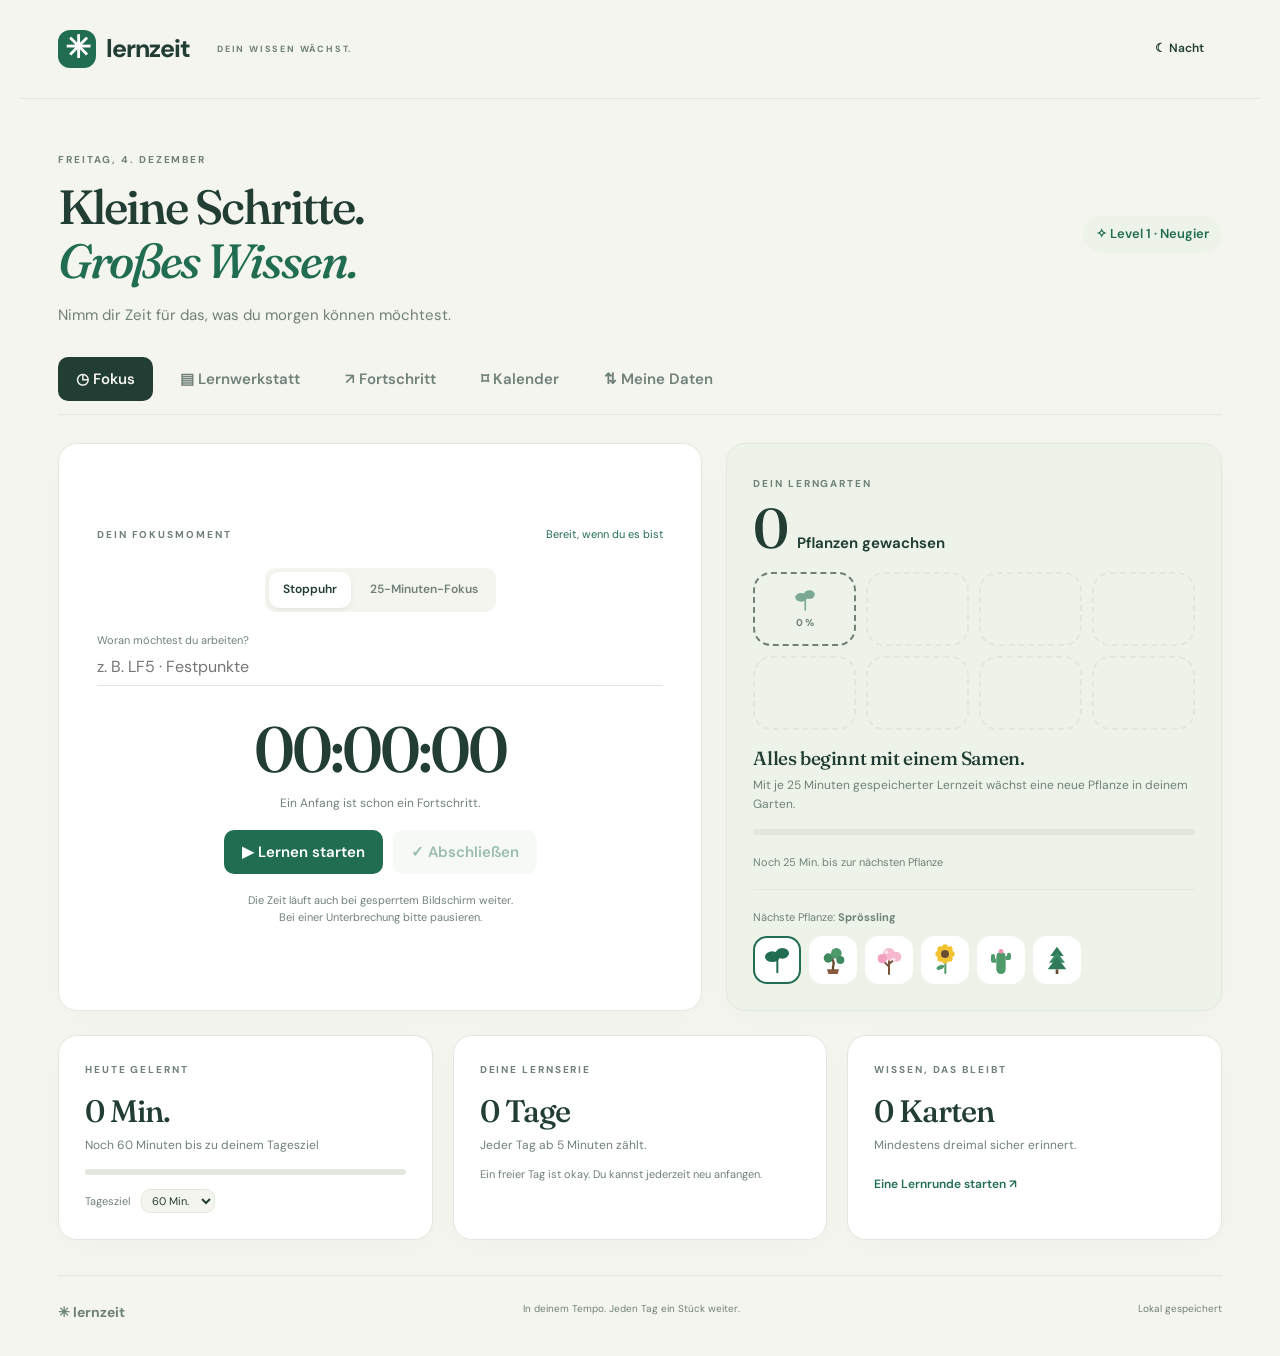
<file: index.html>
<!doctype html>
<html lang="de"><head><meta charset="utf-8"><meta name="viewport" content="width=device-width,initial-scale=1,viewport-fit=cover"><meta name="theme-color" content="#176b50"><meta name="apple-mobile-web-app-capable" content="yes"><meta name="description" content="Dein ruhiger Ort für Fokus, Lernkarten und sichtbaren Fortschritt."><title>Lernzeit · Jeden Tag ein Stück weiter</title><link rel="manifest" href="manifest.webmanifest"><link rel="icon" href="icon.svg"><link rel="apple-touch-icon" href="icon.png"><link rel="preconnect" href="https://fonts.googleapis.com"><link rel="preconnect" href="https://fonts.gstatic.com" crossorigin><link rel="stylesheet" href="https://fonts.googleapis.com/css2?family=DM+Sans:wght@400;500;600;700&family=Fraunces:ital,wght@0,500;1,500&display=swap"><link rel="stylesheet" href="style.css"><script defer src="srs.js"></script><script defer src="workshop-core.js"></script><script defer src="core.js"></script><script defer src="importer.js"></script><script defer src="app.js"></script><script defer src="holidays-ni.js"></script><script defer src="calendar.js"></script><script defer src="workshop.js"></script><script defer src="calendar-export-core.js"></script><script defer src="shortcut-core.js"></script><script defer src="calendar-export.js"></script></head>
<body><header><a class="brand" href="#fokus"><span class="logo">✳</span> lernzeit<span class="brand-note">DEIN WISSEN WÄCHST.</span></a><button id="theme" class="quiet" aria-label="Dunkelmodus aktivieren">☾ Nacht</button></header>
<main><div class="intro"><div><p class="eyebrow" id="date"></p><h1>Kleine Schritte.<br><em>Großes Wissen.</em></h1><p>Nimm dir Zeit für das, was du morgen können möchtest.</p></div><div class="level-pill">✧ <span id="level">Level 1 · Neugier</span></div></div>
<nav aria-label="Hauptnavigation"><button data-page="fokus" class="selected">◷ Fokus</button><button data-page="lernen">▤ Lernwerkstatt</button><button data-page="fortschritt">↗ Fortschritt</button><button data-page="kalender">⌑ Kalender</button><button data-page="daten">⇅ Meine Daten</button></nav>
<a id="next-exam" class="card next-exam" href="#kalender" hidden></a><section id="fokus" class="page"><div class="focus-grid"><article class="card timer-card"><div class="card-heading"><span class="eyebrow">DEIN FOKUSMOMENT</span><span id="timer-status" class="status">Bereit, wenn du es bist</span></div><div class="segmented"><button id="mode-stopwatch" class="selected">Stoppuhr</button><button id="mode-countdown">25-Minuten-Fokus</button></div><label class="subject-label" for="subject">Woran möchtest du arbeiten?</label><input id="subject" maxlength="100" placeholder="z. B. LF5 · Festpunkte" aria-label="Lernthema"><div class="clock-wrap"><div class="clock" id="clock">00:00:00</div><p id="clock-hint">Ein Anfang ist schon ein Fortschritt.</p></div><div class="timer-actions"><button id="start" class="primary">▶ Lernen starten</button><button id="finish" class="secondary" disabled>✓ Abschließen</button></div><p class="small">Die Zeit läuft auch bei gesperrtem Bildschirm weiter.<br>Bei einer Unterbrechung bitte pausieren.</p></article>
<article class="card garden-card"><span class="eyebrow">DEIN LERNGARTEN</span><div class="garden-big"><b id="garden-number">0</b><span id="garden-unit">Pflanzen gewachsen</span></div><div id="garden-grid" class="garden-grid"></div><h2 id="garden-title">Alles beginnt mit einem Samen.</h2><p id="garden-text">Mit je 25 Minuten gespeicherter Lernzeit wächst eine neue Pflanze in deinem Garten.</p><div class="progress-track"><div id="plant-progress"></div></div><span class="small" id="next-plant"></span><div class="plant-choice"><span class="small" id="plant-label">Nächste Pflanze: <b id="plant-name"></b></span><div id="plant-picker" class="plant-picker" role="group" aria-labelledby="plant-label"></div></div></article></div>
<div class="stats-row"><article class="card"><span class="eyebrow">HEUTE GELERNT</span><strong id="today-time">0 Min.</strong><span id="goal-caption">Dein Tagesziel: 60 Minuten</span><div class="progress-track"><div id="goal-progress"></div></div><label class="small">Tagesziel <select id="goal"><option value="15">15 Min.</option><option value="30">30 Min.</option><option value="60" selected>60 Min.</option><option value="90">90 Min.</option><option value="120">120 Min.</option></select></label></article><article class="card"><span class="eyebrow">DEINE LERNSERIE</span><strong id="streak">0 Tage</strong><span>Jeder Tag ab 5 Minuten zählt.</span><p class="small">Ein freier Tag ist okay. Du kannst jederzeit neu anfangen.</p></article><article class="card"><span class="eyebrow">WISSEN, DAS BLEIBT</span><strong id="mastered">0 Karten</strong><span>Mindestens dreimal sicher erinnert.</span><a href="#lernen" class="text-link">Eine Lernrunde starten ↗</a></article></div></section>
<section id="lernen" class="page" hidden><div class="section-heading"><div><p class="eyebrow">DEINE LERNWERKSTATT</p><h2>Verstehen. Erinnern. Weiterkommen.</h2></div><button class="primary" id="new-deck">+ Lernset erstellen</button></div><div class="card tip">Mit einem Beispiel loslegen oder eigene Lernzettel unter <a href="#daten">Meine Daten</a> importieren. Text wird als Lernzettel gespeichert; Fragen und Antworten kannst du selbst ergänzen.</div><div class="library-upload card"><div><h3>Deine Lernwerkstatt mitbringen</h3><p>LF5-ZIP, content.js, JSON oder Text auswählen. LF5-Werkstätten behalten Lernmodule, Karten, Rechentraining, Probetest und Lernplan.</p></div><label class="file-button primary">↑ Lernmaterial hochladen<input type="file" id="library-import" accept=".zip,.js,.json,.txt,.md"></label></div><div id="workshop-library"></div><section id="workshop-view" hidden></section><h3>Eigene Lernsets & frühere Importe</h3><div id="decks" class="deck-grid"></div><article id="study" class="card" hidden><div class="card-heading"><h2 id="study-title"></h2><button id="close-study" class="quiet">Schließen ✕</button></div><div class="segmented"><button id="cards-mode" class="selected">Karteikarten</button><button id="quiz-mode">Selbsttest</button><button id="notes-mode">Lernzettel</button></div><div id="study-content"></div></article><dialog id="editor"><form id="deck-form"><div class="card-heading"><h2>Lernset erstellen</h2><button type="button" id="cancel-editor" class="quiet">✕</button></div><label>Name<input id="deck-title" required maxlength="120" placeholder="z. B. Meine LF5-Wiederholung"></label><label>Lernzettel<textarea id="deck-notes" rows="5" placeholder="Hier kannst du deinen Lernzettel einfügen."></textarea></label><label>Karteikarten <span class="small">Je Zeile: Frage | Antwort</span><textarea id="deck-cards" rows="6" placeholder="Wie lerne ich aktiv? | Aus dem Gedächtnis antworten, dann prüfen."></textarea></label><p id="editor-error" role="alert"></p><button class="primary" type="submit">Lernset speichern</button></form></dialog></section>
<section id="fortschritt" class="page" hidden><div class="section-heading"><div><p class="eyebrow">JEDER SCHRITT ZÄHLT</p><h2>Das hast du schon geschafft.</h2></div><span class="badge" id="total-time"></span></div><div class="card"><h3>Deine letzten sieben Tage</h3><div id="week" class="week"></div></div><div class="stats-row" id="achievements"></div><article class="card history"><h3>Deine Lernmomente</h3><div id="history"></div></article></section>
<section id="kalender" class="page" hidden><div class="section-heading"><div><p class="eyebrow">GUT VORBEREITET</p><h2>Deine Termine im Blick.</h2></div><button id="new-exam" class="primary">+ Termin eintragen</button></div><article class="card calendar-export-settings"><h3>Termine auf dein Handy übernehmen</h3><p>Zwei Exporte: ICS für Apple Kalender und Text für Apple Erinnerungen über deinen angepassten Kurzbefehl.</p><p id="cal-export-count"></p><label class="calendar-export-toggle"><input id="cal-export-auto" type="checkbox" checked> Neue oder geänderte Termine beim Öffnen mit Internet anbieten</label><label>Erinnerung<select id="cal-export-before"><option value="-1">Keine Erinnerung</option><option value="0">Zum Beginn</option><option value="60">1 Stunde vorher</option><option value="1440" selected>1 Tag vorher</option><option value="10080">1 Woche vorher</option></select></label><p class="small">Ganztägige Termine: Erinnerung bezogen auf 09:00 Uhr. Ohne Endzeit wird ein einstündiger Termin angelegt. Gesetzliche Feiertage und Schulferien werden nicht mitexportiert.</p><div class="timer-actions"><button id="cal-export-open" class="primary" type="button">Neue / geänderte Termine übernehmen</button><button id="cal-export-all" class="secondary" type="button">Alle eigenen Termine exportieren</button></div></article><div class="card"><div class="calendar-toolbar"><button id="month-prev" class="quiet" aria-label="Vorheriger Monat">←</button><h3 id="calendar-month"></h3><button id="month-next" class="quiet" aria-label="Nächster Monat">→</button><button id="month-today" class="secondary">Heute</button></div><div class="calendar-options"><div class="segmented"><button id="view-month" type="button" class="selected" aria-pressed="true">Monat</button><button id="view-week" type="button" aria-pressed="false">Woche</button></div><label>Gehe zu <input id="calendar-jump" type="date" min="2000-01-01" max="2100-12-31"></label></div><details class="calendar-appearance"><summary>Darstellung anpassen</summary><div class="appearance-controls"><label for="calendar-event-style">Stil für eigene Termine<select id="calendar-event-style"><option value="filled">Kräftig – bisheriger Termin-Stil</option><option value="subtle">Dezent – wie Feiertage und Ferien</option></select></label><label class="appearance-toggle"><input id="calendar-event-background" type="checkbox" checked>Farbige Hinterlegung der Terminbeschriftungen</label><label class="appearance-toggle"><input id="calendar-day-background" type="checkbox" checked>Ferientage im Kalender hinterlegen</label></div><p class="small">Gilt für Monats- und Wochenansicht. Farben und Termine bleiben erhalten.</p></details><div class="ni-legend"><strong>Niedersachsen</strong><span class="ni-marker ni-holiday">Feiertag</span><span class="ni-marker ni-vacation">Schulferien / schulfrei</span></div><p id="ni-coverage" class="small" role="status" hidden></p><div class="calendar-scroll"><div id="calendar-grid" class="calendar-grid"></div></div><p class="small">Tag anklicken: neuer Termin. Termin anklicken: bearbeiten. Mehrtägige Termine erscheinen an jedem Tag ihres Zeitraums. Erinnerungen werden innerhalb der App angezeigt, nicht als Push-Mitteilung.</p></div><details class="ni-sources"><summary>Feiertage &amp; Ferien: Quellen und Zeitraum</summary><p>Gesetzliche Feiertage ab 2025 nach aktuell geltender Regelung. Schulferien von Januar 2025 bis einschließlich Sommerferien 2030. Die Markierungen erscheinen automatisch, auch offline.</p><p>Es gilt die allgemeine Ferienordnung für Niedersachsen. Einzelne Schulen, insbesondere auf den Ostfriesischen Inseln, haben abweichende Termine. Eigene Termine bleiben unverändert.</p><p><a href="https://www.mk.niedersachsen.de/download/190058/Ferienuebersicht_2024_bis_2030.pdf" target="_blank" rel="noopener">Ferienübersicht des Kultusministeriums</a> · <a href="https://www.mi.niedersachsen.de/themen/allgemeine_angelegenheiten_inneren/feiertagsrecht/feiertagsrecht-60368.html" target="_blank" rel="noopener">Gesetzliche Feiertage</a> · Stand: 15.10.2026</p></details><div class="section-heading"><h3>Alle Termine</h3><button id="undo-exam" class="secondary" hidden>Löschen rückgängig</button></div><div id="exam-list" class="card"></div><dialog id="exam-dialog"><form id="exam-form"><h2 id="exam-dialog-title">Termin planen</h2><label>Titel<input id="exam-title" required maxlength="120" placeholder="z. B. Ferien, Montage oder Klausur"></label><div class="exam-fields"><label>Von<input id="exam-date" type="date" required min="2000-01-01" max="2100-12-31"></label><label>Bis einschließlich<input id="exam-end-date" type="date" required min="2000-01-01" max="2100-12-31"></label></div><div class="range-shortcuts"><button type="button" class="secondary" id="exam-one-day">Ein Tag</button><button type="button" class="secondary" id="exam-one-week">Eine Woche (7 Tage)</button></div><div class="exam-fields"><label>Startzeit (leer = ganztägig)<input id="exam-time" type="time"></label><label>Endzeit (optional)<input id="exam-end-time" type="time"></label></div><label>Terminfarbe<input id="exam-color" type="color" value="#95d1ad"></label><div id="exam-colors" class="color-presets" aria-label="Farbvorschläge"></div><p class="small color-help">Eigene Farbe oben auswählen und mit + als Vorlage speichern.</p><p id="exam-color-status" class="small" role="status" aria-live="polite"></p><label>Raum / Ort (optional)<input id="exam-place" maxlength="150"></label><label>Notizen<textarea id="exam-notes" rows="4" maxlength="5000"></textarea></label><p id="exam-error" role="alert"></p><div class="timer-actions"><button type="button" id="exam-cancel" class="secondary">Abbrechen</button><button type="submit" class="primary">Speichern</button><button type="button" id="exam-delete" class="quiet" hidden>Termin löschen</button></div></form></dialog></section><section id="daten" class="page" hidden><div class="section-heading"><div><p class="eyebrow">DEIN WISSEN GEHÖRT DIR</p><h2>Mitnehmen. Sichern. Weiterlernen.</h2></div></div><div class="deck-grid"><article class="card"><span class="feature-icon">↓</span><h3>Fortschritt sichern</h3><p>Speichere Lernzeiten, Karten, Lernzettel und Einstellungen in einer JSON-Datei. Damit kannst du auch auf ein anderes Gerät wechseln.</p><button id="export" class="primary">JSON-Sicherung herunterladen</button><p class="small">Keine automatische Synchronisierung. Sichere regelmäßig deine Daten.</p></article><article class="card"><span class="feature-icon">↑</span><h3>Lernmaterial importieren</h3><p>Lade eine LF5-Lernwerkstatt als ZIP oder content.js, Lernsets als JSON oder Lernzettel als TXT/Markdown hoch. Eine vollständige Sicherung kann hier ebenfalls wiederhergestellt werden.</p><label class="file-button secondary">Datei auswählen<input type="file" id="import" accept=".zip,.js,.json,.txt,.md,application/zip,application/json,text/plain,text/markdown"></label><button id="example" class="quiet">JSON-Vorlage herunterladen</button><p class="small">ZIP bis 10 MB, Lerndateien bis 5 MB. PDF/Foto: Text vorher kopieren oder in TXT umwandeln. Keine automatische KI-Auswertung.</p></article></div><article class="card info-card"><h3>Auf dem iPhone zu Hause</h3><p>Öffne deine GitHub-Pages-Adresse in Safari und wähle „Teilen“ → „Zum Home-Bildschirm“. Nach dem ersten Online-Aufruf ist die App auch offline verfügbar.</p><p>Die Daten werden nur in diesem Browser gespeichert. Wenn du Website-Daten löschst, gehen sie ohne JSON-Sicherung verloren.</p><a href="https://lf5-lernwerkstatt.cuddlycod4.chatgpt.site" target="_blank" rel="noopener" class="text-link">Zur bisherigen LF5-Lernwerkstatt ↗</a></article></section>
<footer><span>✳ lernzeit</span><span>In deinem Tempo. Jeden Tag ein Stück weiter.</span><span id="offline-state">Lokal gespeichert</span></footer></main><div id="toast" role="status" aria-live="polite"></div><dialog id="restore-dialog"><h2>Sicherung wiederherstellen?</h2><p>Die vorhandenen Daten in diesem Browser werden ersetzt. Lade vorher eine Sicherung herunter, wenn du sie behalten möchtest.</p><div class="timer-actions"><button id="cancel-restore" class="secondary">Abbrechen</button><button id="confirm-restore" class="primary">Daten ersetzen</button></div></dialog><dialog id="cal-export-dialog" aria-labelledby="cal-export-title" aria-describedby="cal-export-summary"><h2 id="cal-export-title">Es gibt neue Einträge</h2><label>Übernehmen in<select id="cal-export-target"><option value="calendar">Apple Kalender</option><option value="reminders">Apple Erinnerungen</option><option value="both">Beide</option></select></label><p id="cal-export-summary"></p><details><summary>Einträge ansehen</summary><ul id="cal-export-list"></ul></details><p id="cal-export-warning"></p><p id="cal-export-status" role="status"></p><div class="timer-actions"><button id="cal-export-share" class="primary" type="button">Übernehmen</button><button id="cal-export-later" class="secondary" type="button">Später</button></div><section id="cal-export-followup" hidden><p>Für Erinnerungen deinen Galerie-Kurzbefehl einmal anpassen. Der Kalenderexport benötigt keinen Kurzbefehl. <a href="KURZBEFEHLE.html" target="_blank" rel="noopener">Einrichtungsanleitung öffnen ↗</a></p><label class="calendar-export-toggle"><input id="shortcut-ready" type="checkbox"> Mein Erinnerungen-Kurzbefehl ist nach Anleitung angepasst.</label><div id="handoff-calendar"><h3>Apple Kalender</h3><button id="cal-export-download" class="primary" type="button">Kalender exportieren (.ics)</button><p class="small">Die Datei in Apple Kalender importieren. Falls das iPhone keine Importoption anbietet: als Anhang in Apple Mail öffnen oder am Mac importieren.</p><button id="confirm-calendar" class="secondary" type="button" disabled>Im Kalender hinzugefügt</button></div><div id="handoff-reminders"><h3>Apple Erinnerungen</h3><button id="shortcut-reminders" class="primary" type="button" disabled>An Erinnerungen übergeben</button><button id="reminders-download" class="secondary" type="button">Erinnerungen exportieren (.txt)</button><button id="confirm-reminders" class="secondary" type="button" disabled>In Erinnerungen hinzugefügt</button></div><section id="shortcut-clipboard" hidden><p>Große Auswahl: Übergabe über die Zwischenablage.</p><textarea id="shortcut-text" readonly rows="4" aria-label="Übergabedaten"></textarea><button id="shortcut-copy" type="button" class="secondary">1. Daten kopieren</button><button id="shortcut-manual-copy" type="button" class="quiet" hidden>Ich habe den Text manuell kopiert</button><button id="shortcut-clipboard-run" type="button" class="primary" disabled>2. Kurzbefehl starten</button></section><p class="small">Die App kann nicht prüfen, ob ein Kurzbefehl existiert oder erfolgreich war. Bestätige jedes Ziel erst nach tatsächlicher Übernahme. Keine automatische Synchronisierung von Änderungen oder Löschungen.</p></section></dialog></body></html>
</file>
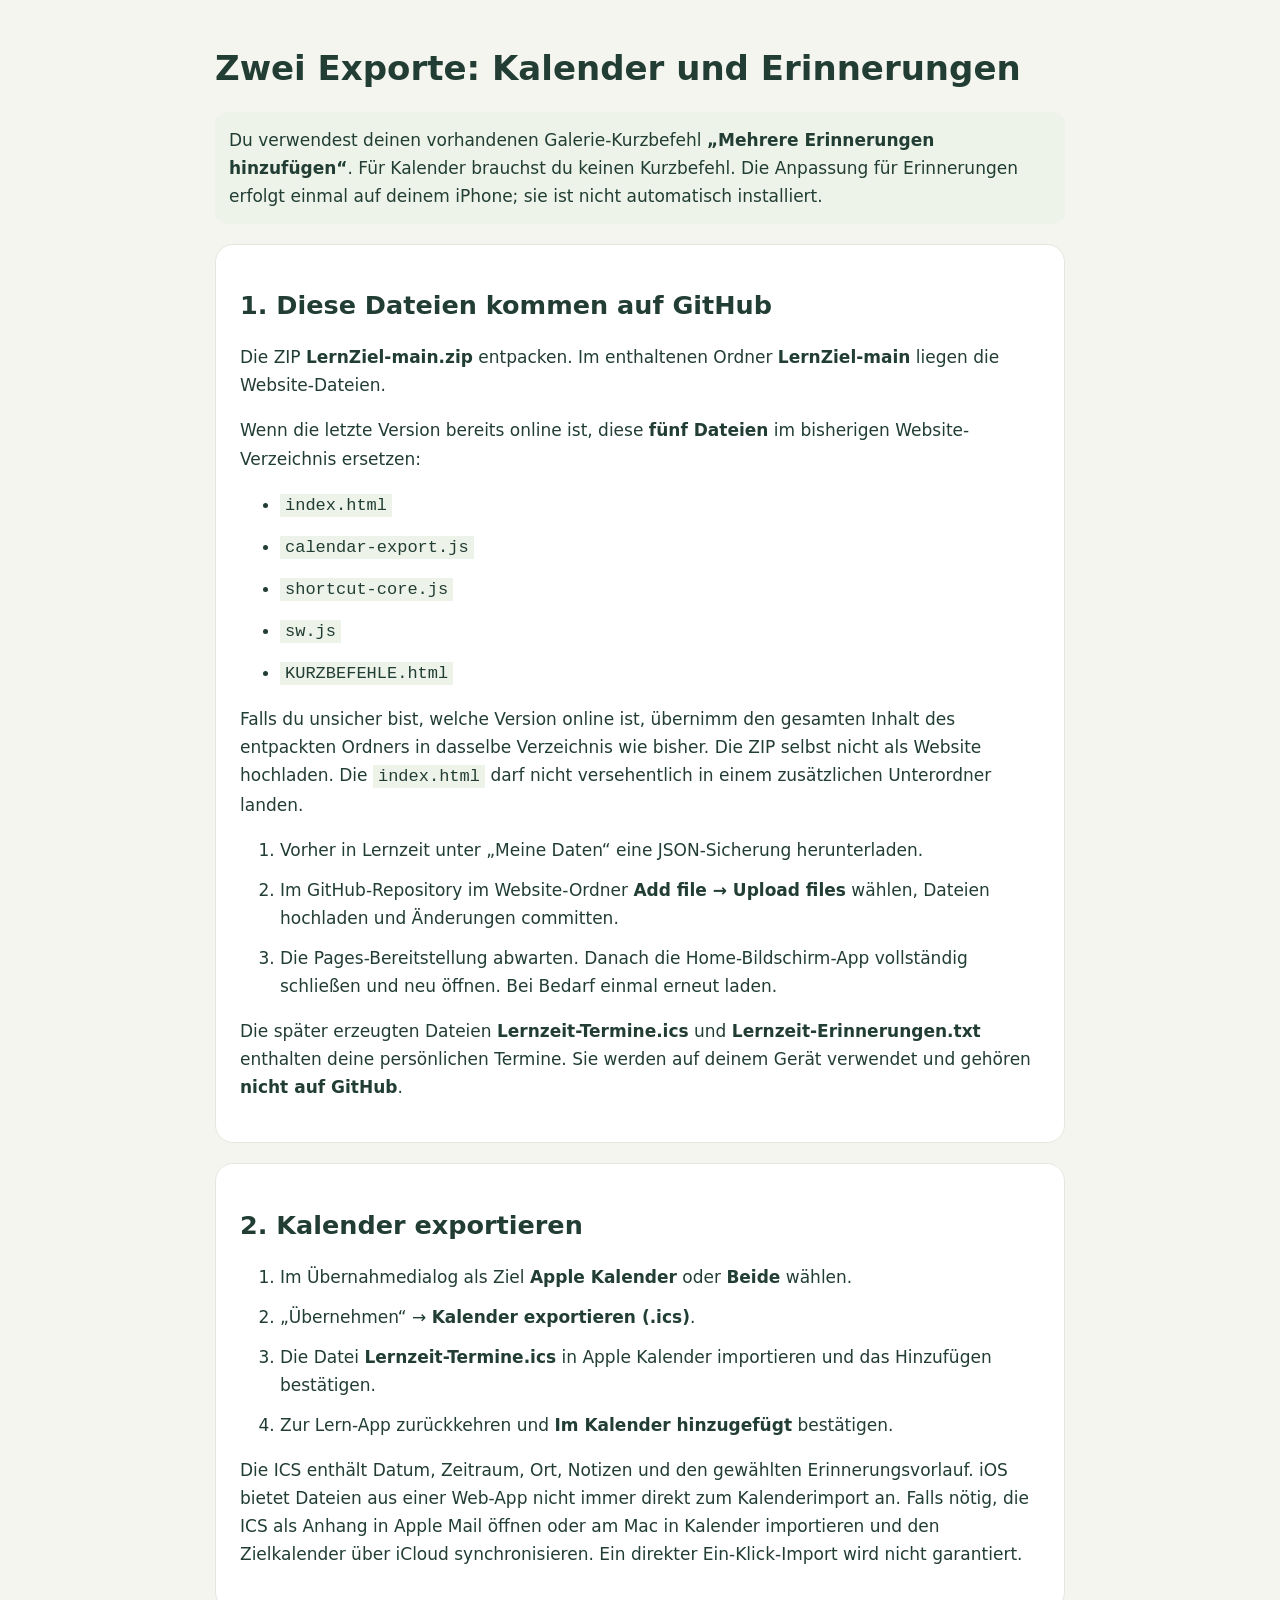
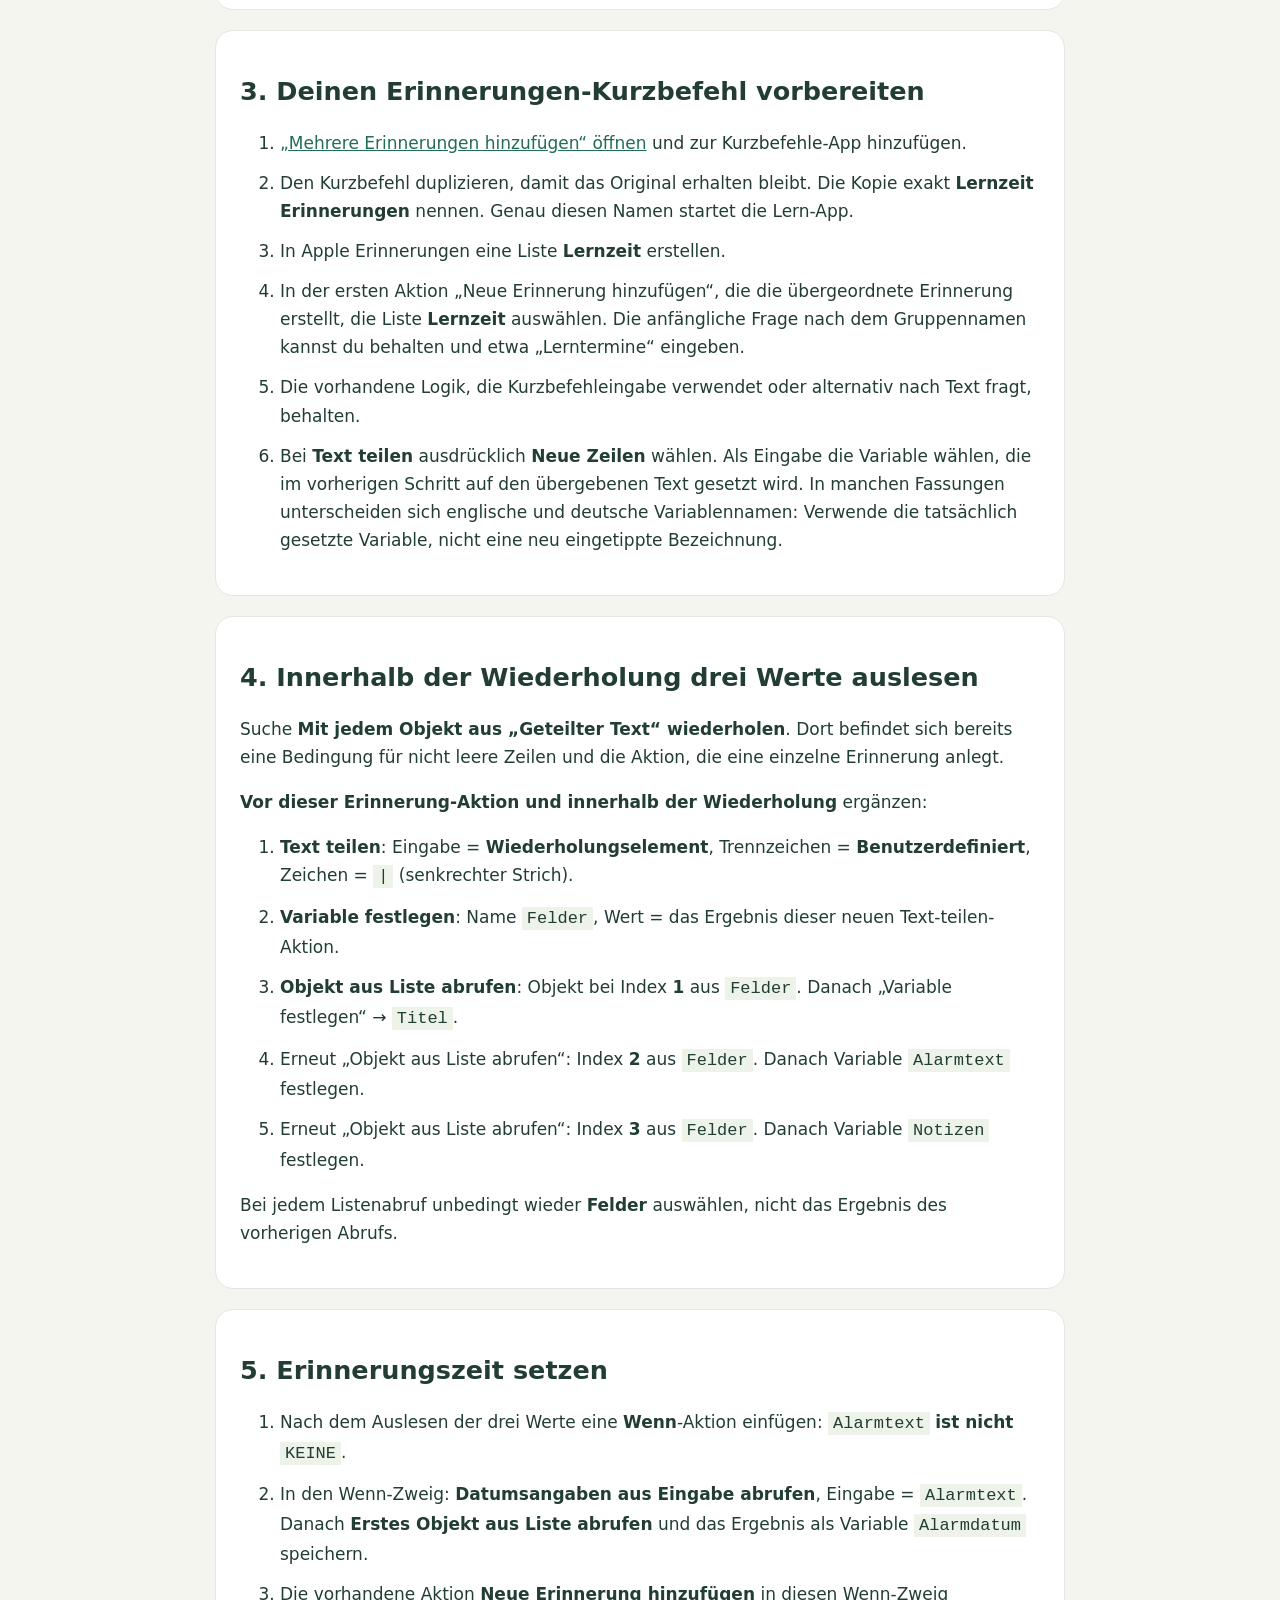
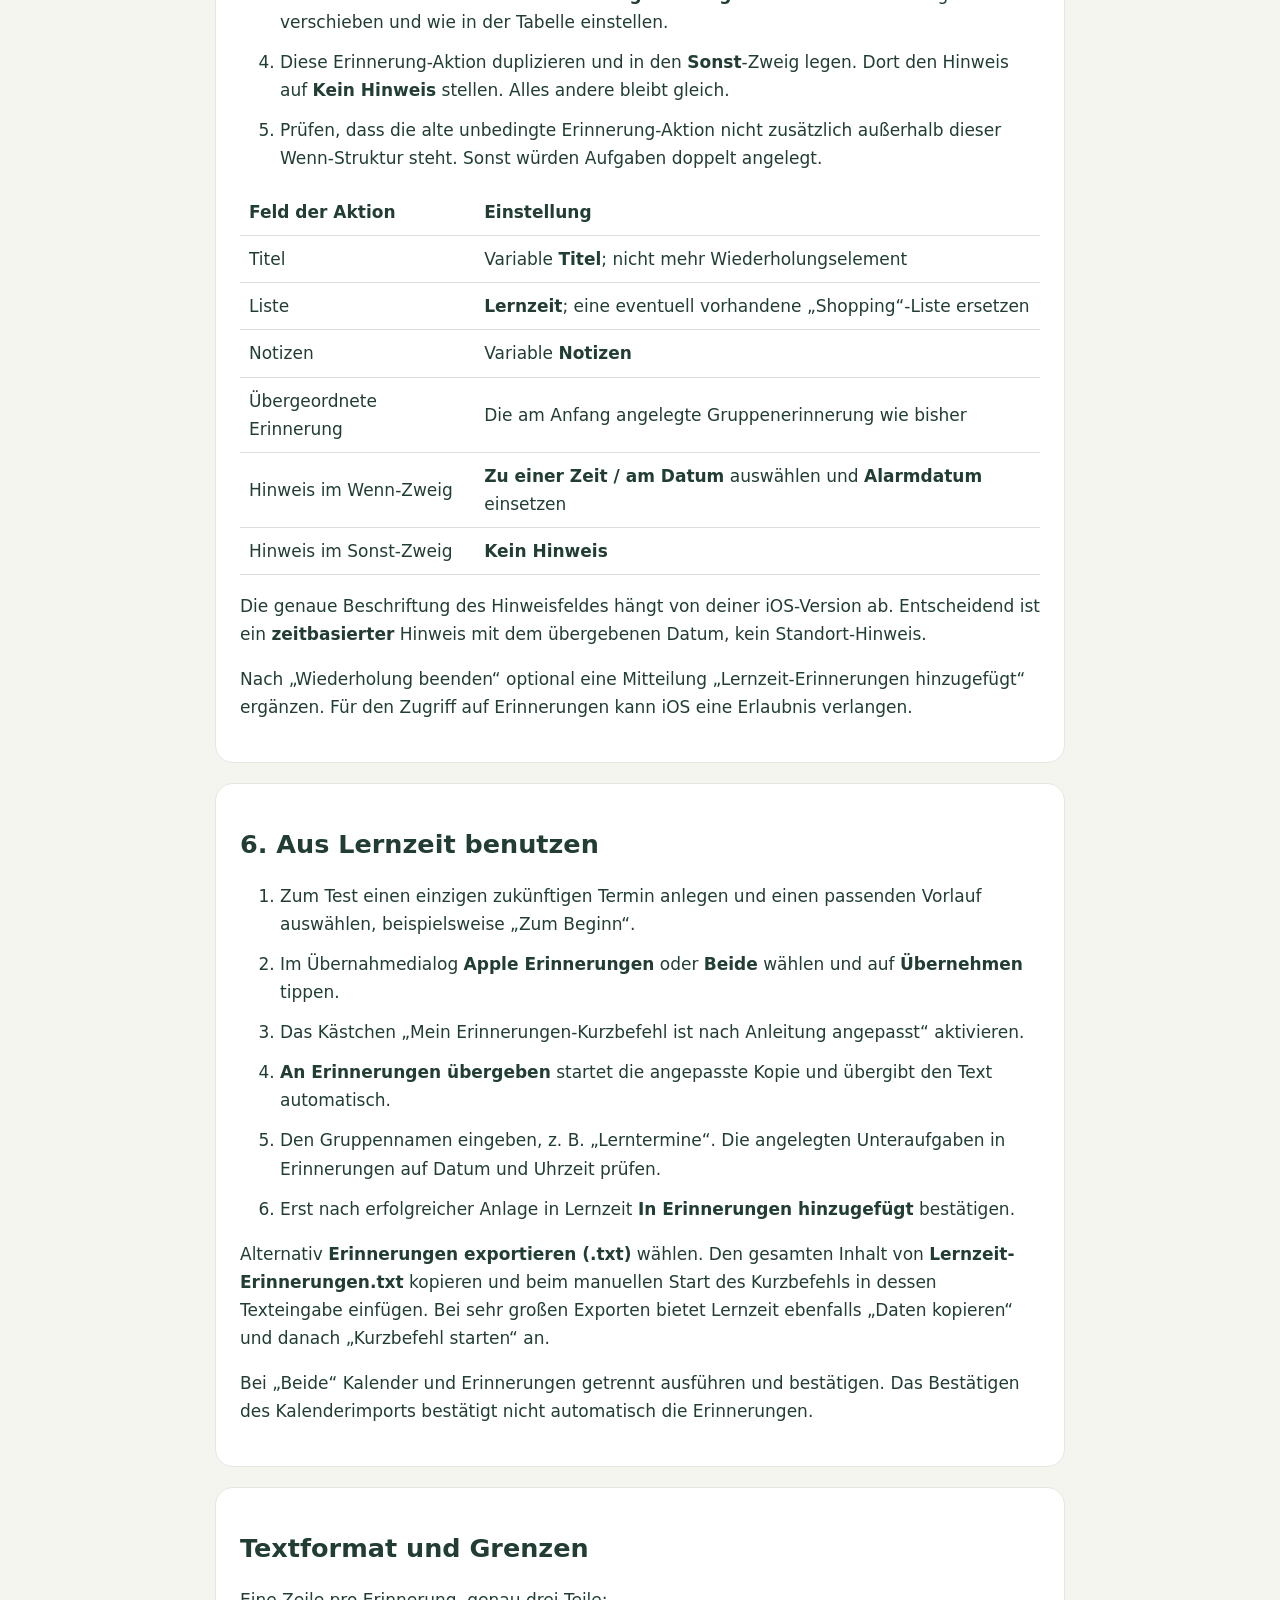
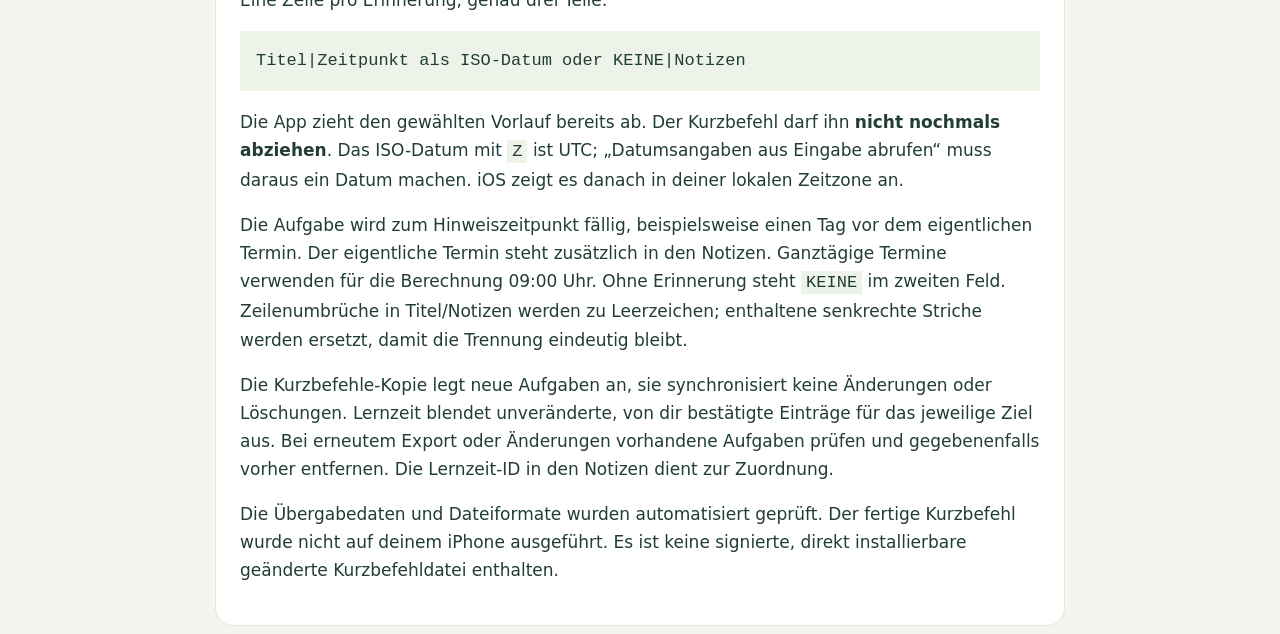
<file: KURZBEFEHLE.html>
<!doctype html><html lang="de"><meta charset="utf-8"><meta name="viewport" content="width=device-width,initial-scale=1"><title>Lernzeit · Zwei Exporte einrichten</title><style>body{font:17px/1.65 system-ui;background:#f5f5ef;color:#213d34;max-width:850px;margin:auto;padding:24px}article{background:white;border:1px solid #e3e8df;padding:24px;border-radius:18px;margin:20px 0}h1,h2{line-height:1.25}li{margin:12px 0}code{background:#edf3e9;padding:2px 5px;overflow-wrap:anywhere}pre{white-space:pre-wrap;overflow-wrap:anywhere;background:#edf3e9;padding:16px}table{border-collapse:collapse;width:100%}td,th{padding:9px;border-bottom:1px solid #ddd;text-align:left}a{color:#216d51}.notice{padding:14px;background:#edf3e9;border-radius:12px}</style>
<h1>Zwei Exporte: Kalender und Erinnerungen</h1><p class="notice">Du verwendest deinen vorhandenen Galerie-Kurzbefehl <strong>„Mehrere Erinnerungen hinzufügen“</strong>. Für Kalender brauchst du keinen Kurzbefehl. Die Anpassung für Erinnerungen erfolgt einmal auf deinem iPhone; sie ist nicht automatisch installiert.</p>
<article><h2>1. Diese Dateien kommen auf GitHub</h2><p>Die ZIP <strong>LernZiel-main.zip</strong> entpacken. Im enthaltenen Ordner <strong>LernZiel-main</strong> liegen die Website-Dateien.</p><p>Wenn die letzte Version bereits online ist, diese <strong>fünf Dateien</strong> im bisherigen Website-Verzeichnis ersetzen:</p><ul><li><code>index.html</code></li><li><code>calendar-export.js</code></li><li><code>shortcut-core.js</code></li><li><code>sw.js</code></li><li><code>KURZBEFEHLE.html</code></li></ul><p>Falls du unsicher bist, welche Version online ist, übernimm den gesamten Inhalt des entpackten Ordners in dasselbe Verzeichnis wie bisher. Die ZIP selbst nicht als Website hochladen. Die <code>index.html</code> darf nicht versehentlich in einem zusätzlichen Unterordner landen.</p><ol><li>Vorher in Lernzeit unter „Meine Daten“ eine JSON-Sicherung herunterladen.</li><li>Im GitHub-Repository im Website-Ordner <strong>Add file → Upload files</strong> wählen, Dateien hochladen und Änderungen committen.</li><li>Die Pages-Bereitstellung abwarten. Danach die Home-Bildschirm-App vollständig schließen und neu öffnen. Bei Bedarf einmal erneut laden.</li></ol><p>Die später erzeugten Dateien <strong>Lernzeit-Termine.ics</strong> und <strong>Lernzeit-Erinnerungen.txt</strong> enthalten deine persönlichen Termine. Sie werden auf deinem Gerät verwendet und gehören <strong>nicht auf GitHub</strong>.</p></article>
<article><h2>2. Kalender exportieren</h2><ol><li>Im Übernahmedialog als Ziel <strong>Apple Kalender</strong> oder <strong>Beide</strong> wählen.</li><li>„Übernehmen“ → <strong>Kalender exportieren (.ics)</strong>.</li><li>Die Datei <strong>Lernzeit-Termine.ics</strong> in Apple Kalender importieren und das Hinzufügen bestätigen.</li><li>Zur Lern-App zurückkehren und <strong>Im Kalender hinzugefügt</strong> bestätigen.</li></ol><p>Die ICS enthält Datum, Zeitraum, Ort, Notizen und den gewählten Erinnerungsvorlauf. iOS bietet Dateien aus einer Web-App nicht immer direkt zum Kalenderimport an. Falls nötig, die ICS als Anhang in Apple Mail öffnen oder am Mac in Kalender importieren und den Zielkalender über iCloud synchronisieren. Ein direkter Ein-Klick-Import wird nicht garantiert.</p></article>
<article><h2>3. Deinen Erinnerungen-Kurzbefehl vorbereiten</h2><ol><li><a href="https://www.icloud.com/shortcuts/dbd0e2238fb04445b69f54f00ab2b59f">„Mehrere Erinnerungen hinzufügen“ öffnen</a> und zur Kurzbefehle-App hinzufügen.</li><li>Den Kurzbefehl duplizieren, damit das Original erhalten bleibt. Die Kopie exakt <strong>Lernzeit Erinnerungen</strong> nennen. Genau diesen Namen startet die Lern-App.</li><li>In Apple Erinnerungen eine Liste <strong>Lernzeit</strong> erstellen.</li><li>In der ersten Aktion „Neue Erinnerung hinzufügen“, die die übergeordnete Erinnerung erstellt, die Liste <strong>Lernzeit</strong> auswählen. Die anfängliche Frage nach dem Gruppennamen kannst du behalten und etwa „Lerntermine“ eingeben.</li><li>Die vorhandene Logik, die Kurzbefehleingabe verwendet oder alternativ nach Text fragt, behalten.</li><li>Bei <strong>Text teilen</strong> ausdrücklich <strong>Neue Zeilen</strong> wählen. Als Eingabe die Variable wählen, die im vorherigen Schritt auf den übergebenen Text gesetzt wird. In manchen Fassungen unterscheiden sich englische und deutsche Variablennamen: Verwende die tatsächlich gesetzte Variable, nicht eine neu eingetippte Bezeichnung.</li></ol></article>
<article><h2>4. Innerhalb der Wiederholung drei Werte auslesen</h2><p>Suche <strong>Mit jedem Objekt aus „Geteilter Text“ wiederholen</strong>. Dort befindet sich bereits eine Bedingung für nicht leere Zeilen und die Aktion, die eine einzelne Erinnerung anlegt.</p><p><strong>Vor dieser Erinnerung-Aktion und innerhalb der Wiederholung</strong> ergänzen:</p><ol><li><strong>Text teilen</strong>: Eingabe = <strong>Wiederholungselement</strong>, Trennzeichen = <strong>Benutzerdefiniert</strong>, Zeichen = <code>|</code> (senkrechter Strich).</li><li><strong>Variable festlegen</strong>: Name <code>Felder</code>, Wert = das Ergebnis dieser neuen Text-teilen-Aktion.</li><li><strong>Objekt aus Liste abrufen</strong>: Objekt bei Index <strong>1</strong> aus <code>Felder</code>. Danach „Variable festlegen“ → <code>Titel</code>.</li><li>Erneut „Objekt aus Liste abrufen“: Index <strong>2</strong> aus <code>Felder</code>. Danach Variable <code>Alarmtext</code> festlegen.</li><li>Erneut „Objekt aus Liste abrufen“: Index <strong>3</strong> aus <code>Felder</code>. Danach Variable <code>Notizen</code> festlegen.</li></ol><p>Bei jedem Listenabruf unbedingt wieder <strong>Felder</strong> auswählen, nicht das Ergebnis des vorherigen Abrufs.</p></article>
<article><h2>5. Erinnerungszeit setzen</h2><ol><li>Nach dem Auslesen der drei Werte eine <strong>Wenn</strong>-Aktion einfügen: <code>Alarmtext</code> <strong>ist nicht</strong> <code>KEINE</code>.</li><li>In den Wenn-Zweig: <strong>Datumsangaben aus Eingabe abrufen</strong>, Eingabe = <code>Alarmtext</code>. Danach <strong>Erstes Objekt aus Liste abrufen</strong> und das Ergebnis als Variable <code>Alarmdatum</code> speichern.</li><li>Die vorhandene Aktion <strong>Neue Erinnerung hinzufügen</strong> in diesen Wenn-Zweig verschieben und wie in der Tabelle einstellen.</li><li>Diese Erinnerung-Aktion duplizieren und in den <strong>Sonst</strong>-Zweig legen. Dort den Hinweis auf <strong>Kein Hinweis</strong> stellen. Alles andere bleibt gleich.</li><li>Prüfen, dass die alte unbedingte Erinnerung-Aktion nicht zusätzlich außerhalb dieser Wenn-Struktur steht. Sonst würden Aufgaben doppelt angelegt.</li></ol><table><tr><th>Feld der Aktion</th><th>Einstellung</th></tr><tr><td>Titel</td><td>Variable <strong>Titel</strong>; nicht mehr Wiederholungselement</td></tr><tr><td>Liste</td><td><strong>Lernzeit</strong>; eine eventuell vorhandene „Shopping“-Liste ersetzen</td></tr><tr><td>Notizen</td><td>Variable <strong>Notizen</strong></td></tr><tr><td>Übergeordnete Erinnerung</td><td>Die am Anfang angelegte Gruppenerinnerung wie bisher</td></tr><tr><td>Hinweis im Wenn-Zweig</td><td><strong>Zu einer Zeit / am Datum</strong> auswählen und <strong>Alarmdatum</strong> einsetzen</td></tr><tr><td>Hinweis im Sonst-Zweig</td><td><strong>Kein Hinweis</strong></td></tr></table><p>Die genaue Beschriftung des Hinweisfeldes hängt von deiner iOS-Version ab. Entscheidend ist ein <strong>zeitbasierter</strong> Hinweis mit dem übergebenen Datum, kein Standort-Hinweis.</p><p>Nach „Wiederholung beenden“ optional eine Mitteilung „Lernzeit-Erinnerungen hinzugefügt“ ergänzen. Für den Zugriff auf Erinnerungen kann iOS eine Erlaubnis verlangen.</p></article>
<article><h2>6. Aus Lernzeit benutzen</h2><ol><li>Zum Test einen einzigen zukünftigen Termin anlegen und einen passenden Vorlauf auswählen, beispielsweise „Zum Beginn“.</li><li>Im Übernahmedialog <strong>Apple Erinnerungen</strong> oder <strong>Beide</strong> wählen und auf <strong>Übernehmen</strong> tippen.</li><li>Das Kästchen „Mein Erinnerungen-Kurzbefehl ist nach Anleitung angepasst“ aktivieren.</li><li><strong>An Erinnerungen übergeben</strong> startet die angepasste Kopie und übergibt den Text automatisch.</li><li>Den Gruppennamen eingeben, z. B. „Lerntermine“. Die angelegten Unteraufgaben in Erinnerungen auf Datum und Uhrzeit prüfen.</li><li>Erst nach erfolgreicher Anlage in Lernzeit <strong>In Erinnerungen hinzugefügt</strong> bestätigen.</li></ol><p>Alternativ <strong>Erinnerungen exportieren (.txt)</strong> wählen. Den gesamten Inhalt von <strong>Lernzeit-Erinnerungen.txt</strong> kopieren und beim manuellen Start des Kurzbefehls in dessen Texteingabe einfügen. Bei sehr großen Exporten bietet Lernzeit ebenfalls „Daten kopieren“ und danach „Kurzbefehl starten“ an.</p><p>Bei „Beide“ Kalender und Erinnerungen getrennt ausführen und bestätigen. Das Bestätigen des Kalenderimports bestätigt nicht automatisch die Erinnerungen.</p></article>
<article><h2>Textformat und Grenzen</h2><p>Eine Zeile pro Erinnerung, genau drei Teile:</p><pre>Titel|Zeitpunkt als ISO-Datum oder KEINE|Notizen</pre><p>Die App zieht den gewählten Vorlauf bereits ab. Der Kurzbefehl darf ihn <strong>nicht nochmals abziehen</strong>. Das ISO-Datum mit <code>Z</code> ist UTC; „Datumsangaben aus Eingabe abrufen“ muss daraus ein Datum machen. iOS zeigt es danach in deiner lokalen Zeitzone an.</p><p>Die Aufgabe wird zum Hinweiszeitpunkt fällig, beispielsweise einen Tag vor dem eigentlichen Termin. Der eigentliche Termin steht zusätzlich in den Notizen. Ganztägige Termine verwenden für die Berechnung 09:00 Uhr. Ohne Erinnerung steht <code>KEINE</code> im zweiten Feld. Zeilenumbrüche in Titel/Notizen werden zu Leerzeichen; enthaltene senkrechte Striche werden ersetzt, damit die Trennung eindeutig bleibt.</p><p>Die Kurzbefehle-Kopie legt neue Aufgaben an, sie synchronisiert keine Änderungen oder Löschungen. Lernzeit blendet unveränderte, von dir bestätigte Einträge für das jeweilige Ziel aus. Bei erneutem Export oder Änderungen vorhandene Aufgaben prüfen und gegebenenfalls vorher entfernen. Die Lernzeit-ID in den Notizen dient zur Zuordnung.</p><p>Die Übergabedaten und Dateiformate wurden automatisiert geprüft. Der fertige Kurzbefehl wurde nicht auf deinem iPhone ausgeführt. Es ist keine signierte, direkt installierbare geänderte Kurzbefehldatei enthalten.</p></article></html>
</file>
<file: style.css>
:root{color-scheme:light;--bg:#f5f5ef;--card:#fff;--ink:#213d34;--muted:#708179;--line:#e3e8df;--green:#216d51;--soft:#edf3e9;--shadow:0 8px 32px #243e3305}*{box-sizing:border-box}body{margin:0;background:var(--bg);color:var(--ink);font:15px/1.6 -apple-system,BlinkMacSystemFont,"Segoe UI",sans-serif}body.dark{color-scheme:dark;--bg:#14221e;--card:#1d3029;--ink:#e8eee4;--muted:#adbbb0;--line:#34483e;--green:#95d1ad;--soft:#293e31;--shadow:none}button,input,textarea,select{font:inherit}button,a,label.file-button{-webkit-tap-highlight-color:transparent}button{cursor:pointer;border:0}button:disabled{opacity:.45;cursor:default}button:focus-visible,a:focus-visible,input:focus-visible,textarea:focus-visible,select:focus-visible{outline:3px solid #d9983f;outline-offset:4px}button,.file-button{min-height:44px;border-radius:10px;padding:10px 18px;font-weight:600;transition:background .2s,transform .2s}button:active:not(:disabled){transform:translateY(1px)}a{color:var(--green)}header{max-width:1240px;margin:auto;padding:27px 38px;display:flex;align-items:center;justify-content:space-between;border-bottom:1px solid var(--line)}.brand{text-decoration:none;font-size:25px;font-weight:750;letter-spacing:-1px;display:flex;align-items:center;gap:10px;color:var(--ink)}.logo{background:var(--green);color:var(--card);width:38px;height:38px;border-radius:12px;text-align:center;font-size:31px;line-height:36px}.brand-note{font-size:9px;letter-spacing:1.8px;margin-left:17px;color:var(--muted)}main{max-width:1240px;padding:0 38px;margin:auto}.intro{padding:43px 0 30px;display:flex;justify-content:space-between;align-items:center}.eyebrow{font-size:10px;letter-spacing:1.9px;font-weight:750;color:var(--muted)}h1{font-size:48px;line-height:1.12;letter-spacing:-2px;margin:12px 0 15px;font-weight:650}h1 em{font-family:Georgia,serif;font-weight:400;color:var(--green)}p{color:var(--muted)}.intro p{margin-bottom:0}.level-pill,.badge{padding:8px 13px;background:var(--soft);border-radius:30px;color:var(--green);font-size:12px;font-weight:600}.level-pill{font-size:13px}nav{display:flex;gap:9px;border-bottom:1px solid var(--line);margin-bottom:28px;padding-bottom:13px}nav button{color:var(--muted);background:transparent}nav .selected{background:var(--ink);color:var(--bg)}.focus-grid{display:grid;grid-template-columns:1.3fr 1fr;gap:24px}.card{background:var(--card);border:1px solid var(--line);border-radius:19px;padding:26px;box-shadow:var(--shadow)}.card-heading{display:flex;align-items:center;justify-content:space-between;gap:10px}.status{font-size:11px;color:var(--green)}.status.running:before{content:'● ';color:#57a479}.segmented{display:flex;gap:5px;padding:4px;background:var(--bg);border-radius:10px;width:fit-content;margin:24px auto 20px}.segmented button{font-size:12px;min-height:36px;padding:7px 14px;background:transparent;color:var(--muted)}.segmented .selected{background:var(--card);box-shadow:0 2px 5px #0001;color:var(--ink)}.subject-label{font-size:11px;color:var(--muted);display:block}input,textarea,select{border:1px solid var(--line);background:var(--bg);color:var(--ink);border-radius:9px;padding:10px;max-width:100%}input,textarea{width:100%;font-size:16px}#subject{background:transparent;border:0;border-bottom:1px solid var(--line);border-radius:0;padding:5px 0}.clock-wrap{text-align:center;padding:18px 0 17px}.clock{font-size:64px;letter-spacing:-3px;line-height:1.4;font-weight:550;font-variant-numeric:tabular-nums}.clock-wrap p{font-size:12px;margin:0}.timer-actions{display:flex;gap:10px;justify-content:center}.primary{background:var(--green);color:var(--card)}.secondary{background:var(--soft);color:var(--green)}.quiet{background:transparent;color:var(--ink);font-size:12px}.small{font-size:11px;color:var(--muted)}.timer-card>p{text-align:center;margin:18px 0 0}.garden-card{background:var(--soft);text-align:center;overflow:hidden}.garden-card h2{font-size:21px;letter-spacing:-.5px;margin:3px 0 8px}.garden-card p{font-size:12px;max-width:290px;margin:0 auto 20px}.garden{position:relative;height:218px;overflow:hidden;margin:0 -26px 7px}.sun{position:absolute;width:62px;height:62px;border-radius:50%;background:#e9cc73;top:27px;left:65%;box-shadow:0 0 0 12px #e9cc7310}.hill{position:absolute;width:115%;height:140px;border-radius:50% 50% 0 0;bottom:-65px;background:#cad9b9;left:-35px;transform:rotate(9deg)}.hill.front{background:#adc69b;bottom:-100px;left:25px;transform:rotate(-12deg)}.plant{position:absolute;bottom:24px;left:38%;font-size:105px;line-height:1.3;filter:drop-shadow(2px 6px 0 #60774410)}.little-plant{position:absolute;bottom:20px;left:19%;font-size:29px}.cloud{position:absolute;background:#ffffff90;border-radius:50%;width:63px;height:13px;left:15%;top:50px}.cloud-two{left:72%;top:112px;width:43px}.progress-track{height:6px;border-radius:10px;background:var(--line);overflow:hidden;margin:14px 0}.progress-track>div{height:100%;background:var(--green);border-radius:10px;transition:width .4s}.stats-row{display:grid;grid-template-columns:repeat(3,1fr);gap:20px;margin:24px 0}.stats-row .card{display:flex;flex-direction:column;align-items:flex-start}.stats-row strong{font-size:31px;margin:9px 0 0;letter-spacing:-1px}.stats-row span:not(.eyebrow){font-size:12px;color:var(--muted)}.stats-row .progress-track{width:100%}.stats-row select{padding:3px 6px;font-size:11px;margin-left:8px}.text-link{font-size:12px;text-decoration:none;font-weight:600;margin-top:20px;display:inline-block}footer{display:flex;justify-content:space-between;font-size:10px;color:var(--muted);padding:25px 0 32px;border-top:1px solid var(--line);margin-top:35px}footer>span:first-child{font-weight:700;font-size:14px}.section-heading{display:flex;justify-content:space-between;align-items:center;gap:20px;margin:25px 0}h2{font-size:25px;line-height:1.3;letter-spacing:-.7px}h3{font-size:18px;margin:7px 0 12px}.section-heading h2{margin:8px 0}.tip{font-size:13px;margin-bottom:20px;background:var(--soft)}.deck-grid{display:grid;grid-template-columns:repeat(2,1fr);gap:20px}.deck-card p{font-size:13px}.deck-card .timer-actions{justify-content:flex-start}.feature-icon{font-size:26px;color:var(--green)}.file-button{display:inline-block;cursor:pointer}.file-button input{position:absolute;width:1px;height:1px;opacity:0}.file-button:focus-within{outline:3px solid #d9983f}.info-card{margin-top:24px}.week{display:grid;grid-template-columns:repeat(7,1fr);gap:12px;height:200px;align-items:end}.day{text-align:center;font-size:11px;display:flex;flex-direction:column;align-items:center;justify-content:flex-end;height:100%;color:var(--muted)}.bar{width:75%;max-width:70px;background:#acc7ad;border-radius:7px 7px 0 0;margin:8px 0;min-height:4px}.day:last-child .bar{background:var(--green)}.history-row{display:flex;justify-content:space-between;border-top:1px solid var(--line);padding:14px 0;gap:15px;font-size:13px}.history-row small{display:block;color:var(--muted)}dialog{background:var(--card);color:var(--ink);border:1px solid var(--line);border-radius:20px;padding:28px;width:min(600px,92vw);max-height:85dvh}dialog::backdrop{background:#10271da8;backdrop-filter:blur(4px)}dialog label{display:block;margin:16px 0}dialog textarea{display:block;margin-top:6px}#editor-error{color:#bb533e}#study{margin-top:24px;scroll-margin-top:20px}.flashcard{text-align:center;max-width:650px;margin:25px auto}.question{font-size:24px;color:var(--ink);min-height:80px}.answer{white-space:pre-wrap;background:var(--soft);border-radius:12px;padding:24px;font-size:18px;color:var(--ink);margin:20px 0}.notes{white-space:pre-wrap;line-height:1.9;overflow-wrap:anywhere}.quiz-input{margin:15px 0}.study-meta{font-size:12px;color:var(--muted)}#toast{position:fixed;bottom:max(24px,env(safe-area-inset-bottom));left:50%;transform:translateX(-50%);background:var(--ink);color:var(--bg);padding:13px 24px;border-radius:12px;box-shadow:0 8px 40px #0002;z-index:10;max-width:90vw;width:max-content;display:none}#toast.show{display:block}[hidden]{display:none!important}.dark .garden{filter:brightness(.8)}.deck-title{overflow-wrap:anywhere}.empty{padding:18px 0;color:var(--muted);font-size:13px}@media(min-width:1200px){.timer-card{padding:28px 38px}}@media(max-width:750px){header{padding:18px 20px}.brand-note{display:none}main{padding:0 20px}.intro{padding:28px 0 22px;align-items:flex-start}h1{font-size:38px}.intro>div>p:last-child{font-size:12px;max-width:250px}.level-pill{font-size:10px;padding:7px 9px;max-width:110px;margin-top:10px}nav{gap:2px;justify-content:space-between}nav button{padding:8px 9px;font-size:11px}.focus-grid,.deck-grid{grid-template-columns:1fr}.card{padding:22px}.clock{font-size:57px}.garden{height:180px}.stats-row{grid-template-columns:1fr;gap:13px}.stats-row .card{position:relative}.stats-row strong{font-size:30px}.section-heading{align-items:flex-start;flex-direction:column}.section-heading h2{font-size:25px}footer{gap:12px;flex-wrap:wrap}footer span:nth-child(2){display:none}.week{gap:5px}.question{font-size:21px}.timer-actions{flex-wrap:wrap}.status{font-size:10px}}@media(prefers-reduced-motion:reduce){*{transition:none!important}}
[data-page="kalender"]{white-space:nowrap}.next-exam{display:block;text-decoration:none;margin-bottom:22px;padding:15px 22px;background:var(--soft);font-weight:600}.library-upload{display:flex;align-items:center;justify-content:space-between;gap:20px;margin:20px 0}.library-upload p{margin:0;font-size:12px}.calendar-toolbar{display:flex;align-items:center;gap:10px;margin-bottom:20px}.calendar-toolbar h3{flex:1;text-align:center;margin:0}.calendar-grid{display:grid;grid-template-columns:repeat(7,minmax(0,1fr));gap:7px}.weekday{text-align:center;font-size:12px;color:var(--muted);padding-bottom:10px}.calendar-day{background:var(--bg);color:var(--ink);padding:9px;min-height:95px;text-align:left;display:flex;flex-direction:column;gap:5px;border:1px solid transparent;font-size:13px}.calendar-day.today{border-color:var(--green)}.calendar-day.has-exam{background:var(--soft)}.calendar-event{font-size:10px;line-height:1.35;color:var(--green);overflow-wrap:anywhere}.calendar-event.done{opacity:.6;text-decoration:line-through}.exam-item{display:flex;gap:15px;justify-content:space-between;border-bottom:1px solid var(--line);padding:20px 0}.exam-item:first-child{padding-top:0}.exam-item:last-child{border:0}.exam-item p{margin:5px 0;font-size:13px}.exam-item h3{margin:12px 0 5px}.exam-actions{display:flex;flex-direction:column;gap:5px;justify-content:center;flex-shrink:0}.exam-fields{display:grid;grid-template-columns:1fr 1fr;gap:15px}#exam-error{color:#bb533e}@media(max-width:750px){nav{flex-wrap:wrap;justify-content:flex-start}nav button{flex:1;padding:8px 6px}.library-upload{align-items:stretch;flex-direction:column}.calendar-grid{gap:3px}.calendar-day{padding:5px;min-height:65px;font-size:12px}.calendar-event{font-size:9px}.calendar-toolbar{gap:2px}.calendar-toolbar button{padding:7px 10px}.calendar-toolbar h3{font-size:17px}.exam-item{flex-direction:column}.exam-actions{flex-direction:row;justify-content:flex-start}.exam-fields{grid-template-columns:1fr}.next-exam{font-size:12px}}
.workshop-shell{display:grid;grid-template-columns:205px minmax(0,1fr);gap:25px}.workshop-nav{display:flex;flex-direction:column;gap:9px;align-self:start;position:sticky;top:15px}.workshop-nav button{text-align:left;font-size:13px}.w-top{margin:24px 0}.w-top h2{margin:5px 0}.workshop-content{min-width:0}.workshop-content h2{margin-top:0}.workshop-content .deck-grid{gap:14px}.workshop-content .card{padding:22px}.workshop-content .stats-row{gap:10px}.workshop-content .stats-row strong{font-size:25px}.workshop-content .timer-actions{justify-content:flex-start;margin-top:20px}.workshop-lesson section{margin-bottom:25px}.workshop-lesson p{color:var(--ink)}.workshop-content details{border-top:1px solid var(--line);padding:15px 0}.workshop-content summary{cursor:pointer}.w-question{margin-top:22px}.w-question form,#w-test-form{display:flex;gap:14px;align-items:end;flex-wrap:wrap;margin:20px 0}.w-question label,#w-test-form label{flex:1;min-width:180px}.w-options{display:grid;gap:12px}.w-options button{text-align:left}.w-result{padding:12px;border-radius:10px;background:var(--soft);color:var(--green);font-weight:650}.w-result.bad{color:#a9452e;background:#ffebdf}.dark .w-result.bad{background:#482e25;color:#ffb694}.w-plan-day{display:grid;grid-template-columns:95px 1fr 25px;gap:12px;padding:12px 0;border-bottom:1px solid var(--line);align-items:center}.w-plan-day.today{background:var(--soft)}.w-plan-day time{font-size:12px}.w-plan-day input{width:22px;height:22px}.w-plan-day button{text-align:left;padding-left:0}.w-plan-day p{margin:0}#w-plan-form label{display:block;margin-bottom:15px}#w-plan-calendar{display:block;width:100%}#workshop-view{scroll-margin-top:15px;padding-bottom:30px;margin-bottom:30px;border-bottom:1px solid var(--line)}@media(max-width:850px){.workshop-shell{grid-template-columns:1fr}.workshop-nav{position:static;display:grid;grid-template-columns:repeat(3,minmax(0,1fr));gap:5px}.workshop-nav button{font-size:11px;text-align:center;padding:9px 5px}.workshop-nav p{grid-column:span 2;margin:0}.workshop-content .deck-grid{grid-template-columns:1fr}.workshop-content .stats-row{grid-template-columns:repeat(3,minmax(0,1fr))}.workshop-content .stats-row .card{padding:12px}.workshop-content .stats-row strong{font-size:21px}.w-plan-day{grid-template-columns:72px 1fr 23px;gap:5px}.w-plan-day time{font-size:10px}.w-top{align-items:flex-start}.w-top h2{font-size:21px;overflow-wrap:anywhere}}
.garden-card{background:var(--soft);text-align:left;overflow:visible}.garden-card h2{font-size:19px;letter-spacing:-.4px;margin:16px 0 6px}.garden-card p{max-width:none;margin:0 0 4px;font-size:12px}.garden-big{display:flex;align-items:baseline;gap:10px;margin:6px 0 16px}.garden-big b{font-size:56px;line-height:1;letter-spacing:-2px;font-weight:650;color:var(--ink)}.garden-big span{font-weight:650;color:var(--ink)}.garden-grid{display:grid;grid-template-columns:repeat(4,1fr);gap:10px}.slot{height:74px;border-radius:18px;display:flex;flex-direction:column;align-items:center;justify-content:center;gap:2px}.slot.grown{background:var(--card)}.slot.growing{border:2px dashed var(--muted);color:var(--muted)}.slot.growing svg{opacity:.55}.slot.growing small{font-size:10px;font-weight:700}.slot.empty{border:2px dashed var(--line)}.plant-choice{margin-top:16px;padding-top:14px;border-top:1px solid var(--line)}.plant-picker{display:flex;gap:8px;flex-wrap:wrap;margin-top:8px}.plant-option{width:48px;height:48px;padding:0;border-radius:14px;background:var(--card);display:flex;align-items:center;justify-content:center;border:2px solid transparent}.plant-option.selected{border-color:var(--green)}
:root{--serif:'Fraunces',Georgia,serif;--sans:'DM Sans',-apple-system,BlinkMacSystemFont,'Segoe UI',sans-serif}body{font-family:var(--sans)}h1,h2,.clock,.garden-big b,.stats-row strong,.question{font-family:var(--serif);font-weight:500}h1 em{font-family:var(--serif);font-weight:500}.brand{font-family:var(--sans)}
.timer-card{display:flex;flex-direction:column;justify-content:center}@media(max-width:750px){.garden-card{order:-1}}
/* Kalender: Termine behalten ihre Farbe in beiden Ansichten und Designs. */
.calendar-options{display:flex;align-items:center;justify-content:space-between;gap:16px;flex-wrap:wrap;margin-bottom:18px}.calendar-options .segmented{margin:0}.calendar-options label{display:flex;align-items:center;gap:8px;font-size:12px}.calendar-options input{width:auto}.calendar-day{border-radius:10px;min-width:0;cursor:pointer;min-height:120px;padding:5px;gap:4px}.calendar-date{width:100%;display:flex;align-items:center;justify-content:space-between;background:transparent;color:var(--ink);padding:4px 6px;min-height:32px;text-align:left}.day-add{color:var(--muted);font-weight:400}.outside-month .calendar-date{color:var(--muted)}.outside-month{background:var(--card)}.calendar-event{display:block;width:100%;text-align:left;font-size:12px;line-height:1.4;padding:6px;border-radius:5px;min-height:30px;font-weight:600;white-space:normal;overflow-wrap:anywhere}.week-view .calendar-day{min-height:250px}.range-shortcuts{display:flex;gap:8px;flex-wrap:wrap;margin:12px 0}.range-shortcuts button{font-size:12px}#exam-color{height:44px;width:100px;padding:4px}.color-presets{display:flex;gap:8px;flex-wrap:wrap;margin:10px 0 18px}.color-presets button{width:44px;height:44px;border:2px solid transparent;padding:0}.color-presets button[aria-pressed="true"]{outline:3px solid var(--ink);outline-offset:2px}#exam-dialog{max-height:90dvh;overflow:auto}#exam-form .exam-fields{margin-top:12px}.calendar-scroll{overflow-x:auto;padding:4px;margin:-4px}.calendar-grid{min-width:560px}@media(max-width:750px){.calendar-day{min-height:100px}.calendar-event{font-size:11px}.calendar-toolbar{flex-wrap:wrap}.calendar-toolbar h3{font-size:15px}.calendar-options{gap:10px}.calendar-options label{width:100%}.calendar-options input{flex:1;min-width:0}.week-view .calendar-day{min-height:180px}}
@media(max-width:600px){.calendar-scroll::after{content:'↔ Seitlich wischen, um alle Wochentage zu sehen';display:block;position:sticky;left:0;width:100%;font-size:11px;color:var(--muted);padding-top:10px}}
/* Automatische Landesmarkierungen sind unabhängig von persönlichen Terminen. */
.ni-legend{display:flex;align-items:center;gap:8px;flex-wrap:wrap;margin:0 0 18px;font-size:12px}.ni-legend strong{margin-right:5px}.ni-marker{display:block;border-radius:4px;padding:4px 6px;font-size:11px;line-height:1.35;overflow-wrap:anywhere;font-weight:600;cursor:default}.ni-holiday{background:#f9dce1;color:#852d40;border-left:3px solid #b34159}.ni-vacation{background:#f9edcb;color:#725616;border-left:3px solid #b58a30}.calendar-day.ni-vacation-day{background:linear-gradient(#c49a3220,#c49a3208),var(--bg)}.calendar-day.ni-holiday-day .calendar-date b{color:#b34159}.dark .ni-holiday{background:#52313d;color:#ffd0dd;border-color:#ed97af}.dark .ni-vacation{background:#493f26;color:#f5df9e;border-color:#d6b760}.dark .calendar-day.ni-holiday-day .calendar-date b{color:#f3a9bd}.ni-sources{margin:16px 0;color:var(--muted);font-size:12px}.ni-sources summary{cursor:pointer}.ni-sources p{max-width:85ch}#ni-coverage{border-left:3px solid #b58a30;padding-left:10px}
/* Unabhängige Darstellung für Terminbeschriftungen und Tagesflächen. */
.calendar-appearance{margin:0 0 18px;border:1px solid var(--line);border-radius:10px;padding:12px 14px}.calendar-appearance summary{cursor:pointer;font-weight:600;font-size:13px}.appearance-controls{display:grid;gap:14px;margin-top:14px}.appearance-controls label{font-size:13px}.appearance-controls select{display:block;width:100%;margin-top:6px}.appearance-controls .appearance-toggle{display:flex;gap:10px;align-items:center;cursor:pointer}.appearance-toggle input{width:20px;height:20px;flex:0 0 20px;accent-color:var(--green)}.calendar-appearance p{margin-bottom:0}
#kalender .calendar-event{background:var(--event-color);color:var(--event-ink)}
#kalender[data-event-style="subtle"] .calendar-event{background:color-mix(in srgb,var(--event-color) 20%,var(--card));color:var(--ink);border-left:3px solid var(--event-color);border-radius:4px;font-size:11px;padding:4px 6px}
#kalender.no-event-background .calendar-event{background:transparent;color:var(--ink);border-left:3px solid var(--event-color)}
#kalender.no-event-background .ni-marker{background:transparent}
#kalender.no-day-background .calendar-day.ni-vacation-day{background:var(--bg)}
#kalender.no-day-background .calendar-day.ni-vacation-day.outside-month{background:var(--card)}
.color-presets .save-color{background:var(--bg);color:var(--ink);border:2px dashed var(--muted);font-size:26px;line-height:1;font-weight:400}.color-presets .save-color:hover{background:var(--soft)}.color-help{margin-top:-6px}#exam-color-status:empty{display:none}

[data-grade] small, [data-w-action="rate"] small { display:block; font-size:.75rem; margin-top:4px; opacity:.85; }
.flashcard .answer { white-space:pre-wrap; overflow-wrap:anywhere; }

.color-presets .remove-color{width:auto;padding:0 14px;font-size:13px;}

.push-settings{margin-top:24px}.push-settings details{margin:16px 0}.push-settings details label{display:block;margin:12px 0}.push-options{display:flex;gap:16px;flex-wrap:wrap;margin:18px 0}.push-options label{display:flex;gap:8px;align-items:center}.push-options input[type=checkbox]{width:20px;height:20px}.push-options input[type=time]{width:auto}.push-settings .timer-actions{flex-wrap:wrap;justify-content:flex-start;margin-top:16px}#push-status{color:var(--ink);overflow-wrap:anywhere}

.calendar-export-settings{margin-bottom:24px}.calendar-export-toggle{display:flex;gap:10px;align-items:center;margin:16px 0}.calendar-export-toggle input{width:22px;height:22px;flex-shrink:0}.calendar-export-settings select{margin-left:10px}.calendar-export-settings .timer-actions,#cal-export-dialog .timer-actions{flex-wrap:wrap;justify-content:flex-start;margin-top:16px}#cal-export-dialog{max-width:600px;max-height:90dvh;overflow:auto}#cal-export-list{max-height:220px;overflow:auto;padding-left:22px}#cal-export-warning{color:var(--ink);font-weight:600}#cal-export-warning:empty{display:none}
</file>
